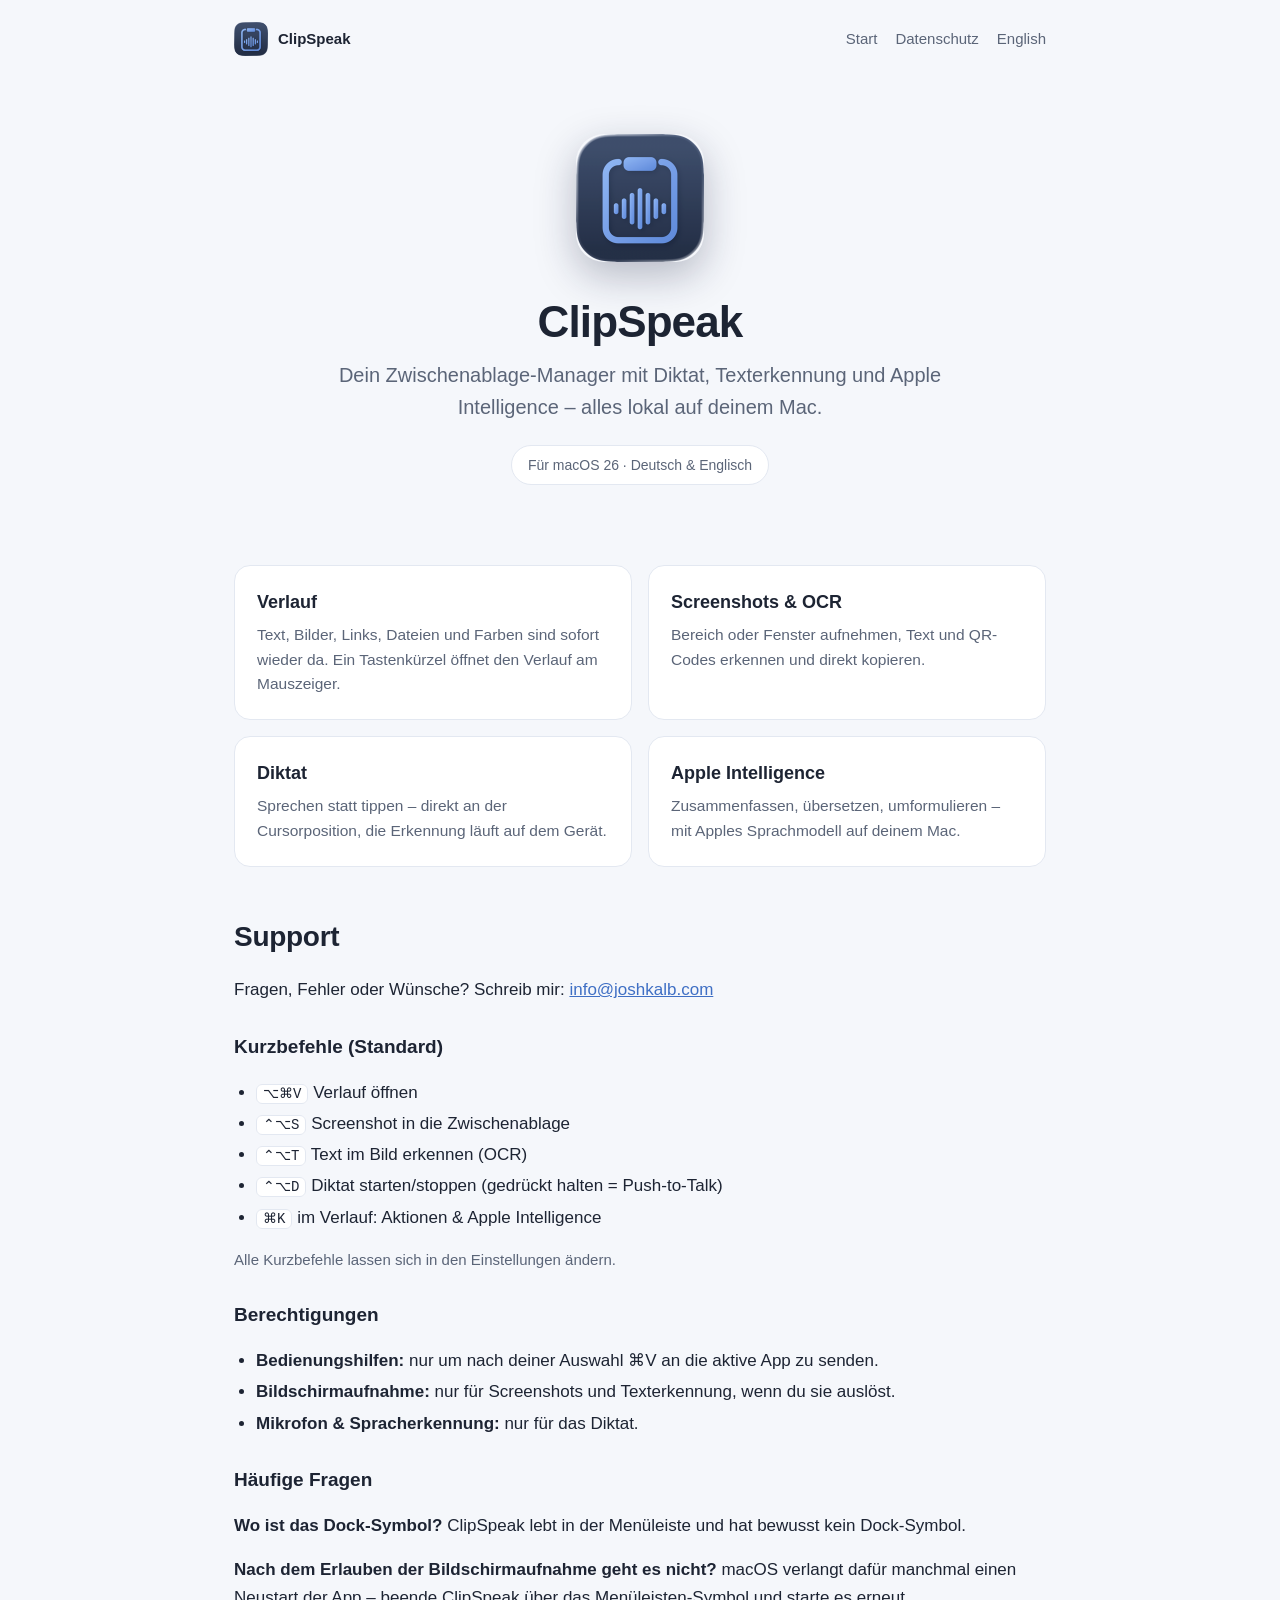
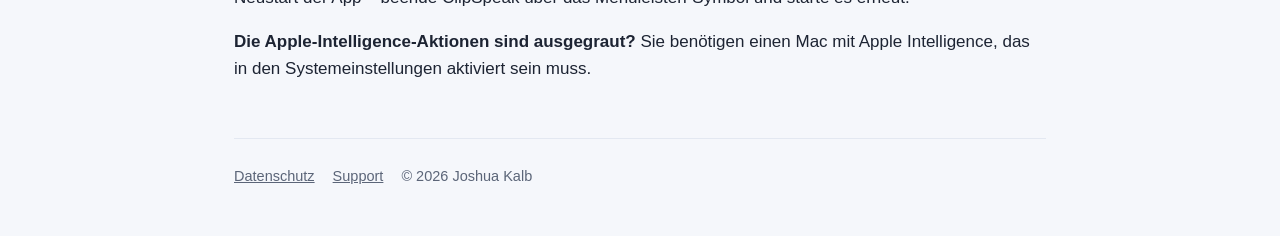
<file: index.html>
<!doctype html>
<html lang="de"><head><meta charset="utf-8"><meta name="viewport" content="width=device-width,initial-scale=1">
<title>ClipSpeak – Clipboard, Diktat & OCR für den Mac</title><meta name="description" content="ClipSpeak: Clipboard-Manager mit Diktat, OCR und Apple Intelligence für den Mac – alles lokal.">
<link rel="icon" href="icon.png"><link rel="stylesheet" href="style.css"></head>
<body><div class="wrap"><header class="top"><a class="brand" href="index.html"><img src="icon.png" alt="">ClipSpeak</a><nav><a href="index.html">Start</a><a href="datenschutz.html">Datenschutz</a><a href="en/index.html">English</a></nav></header><section class="hero"><img src="icon.png" alt="ClipSpeak"><h1>ClipSpeak</h1>
<p class="lead">Dein Zwischenablage-Manager mit Diktat, Texterkennung und Apple Intelligence – alles lokal auf deinem Mac.</p>
<span class="badge">Für macOS 26 · Deutsch &amp; Englisch</span></section>
<div class="grid">
<div class="card"><h3>Verlauf</h3><p>Text, Bilder, Links, Dateien und Farben sind sofort wieder da. Ein Tastenkürzel öffnet den Verlauf am Mauszeiger.</p></div>
<div class="card"><h3>Screenshots &amp; OCR</h3><p>Bereich oder Fenster aufnehmen, Text und QR-Codes erkennen und direkt kopieren.</p></div>
<div class="card"><h3>Diktat</h3><p>Sprechen statt tippen – direkt an der Cursorposition, die Erkennung läuft auf dem Gerät.</p></div>
<div class="card"><h3>Apple Intelligence</h3><p>Zusammenfassen, übersetzen, umformulieren – mit Apples Sprachmodell auf deinem Mac.</p></div>
</div>
<h2 id="support">Support</h2>
<p>Fragen, Fehler oder Wünsche? Schreib mir: <a href="mailto:info@joshkalb.com">info@joshkalb.com</a></p>
<h3>Kurzbefehle (Standard)</h3>
<ul><li><kbd>⌥⌘V</kbd> Verlauf öffnen</li><li><kbd>⌃⌥S</kbd> Screenshot in die Zwischenablage</li><li><kbd>⌃⌥T</kbd> Text im Bild erkennen (OCR)</li><li><kbd>⌃⌥D</kbd> Diktat starten/stoppen (gedrückt halten = Push-to-Talk)</li><li><kbd>⌘K</kbd> im Verlauf: Aktionen &amp; Apple Intelligence</li></ul>
<p class="meta">Alle Kurzbefehle lassen sich in den Einstellungen ändern.</p>
<h3>Berechtigungen</h3>
<ul><li><b>Bedienungshilfen:</b> nur um nach deiner Auswahl ⌘V an die aktive App zu senden.</li><li><b>Bildschirmaufnahme:</b> nur für Screenshots und Texterkennung, wenn du sie auslöst.</li><li><b>Mikrofon &amp; Spracherkennung:</b> nur für das Diktat.</li></ul>
<h3>Häufige Fragen</h3>
<p><b>Wo ist das Dock-Symbol?</b> ClipSpeak lebt in der Menüleiste und hat bewusst kein Dock-Symbol.</p>
<p><b>Nach dem Erlauben der Bildschirmaufnahme geht es nicht?</b> macOS verlangt dafür manchmal einen Neustart der App – beende ClipSpeak über das Menüleisten-Symbol und starte es erneut.</p>
<p><b>Die Apple-Intelligence-Aktionen sind ausgegraut?</b> Sie benötigen einen Mac mit Apple Intelligence, das in den Systemeinstellungen aktiviert sein muss.</p><footer><a href="datenschutz.html">Datenschutz</a><a href="mailto:info@joshkalb.com">Support</a><span>© 2026 Joshua Kalb</span></footer></div></body></html>
</file>
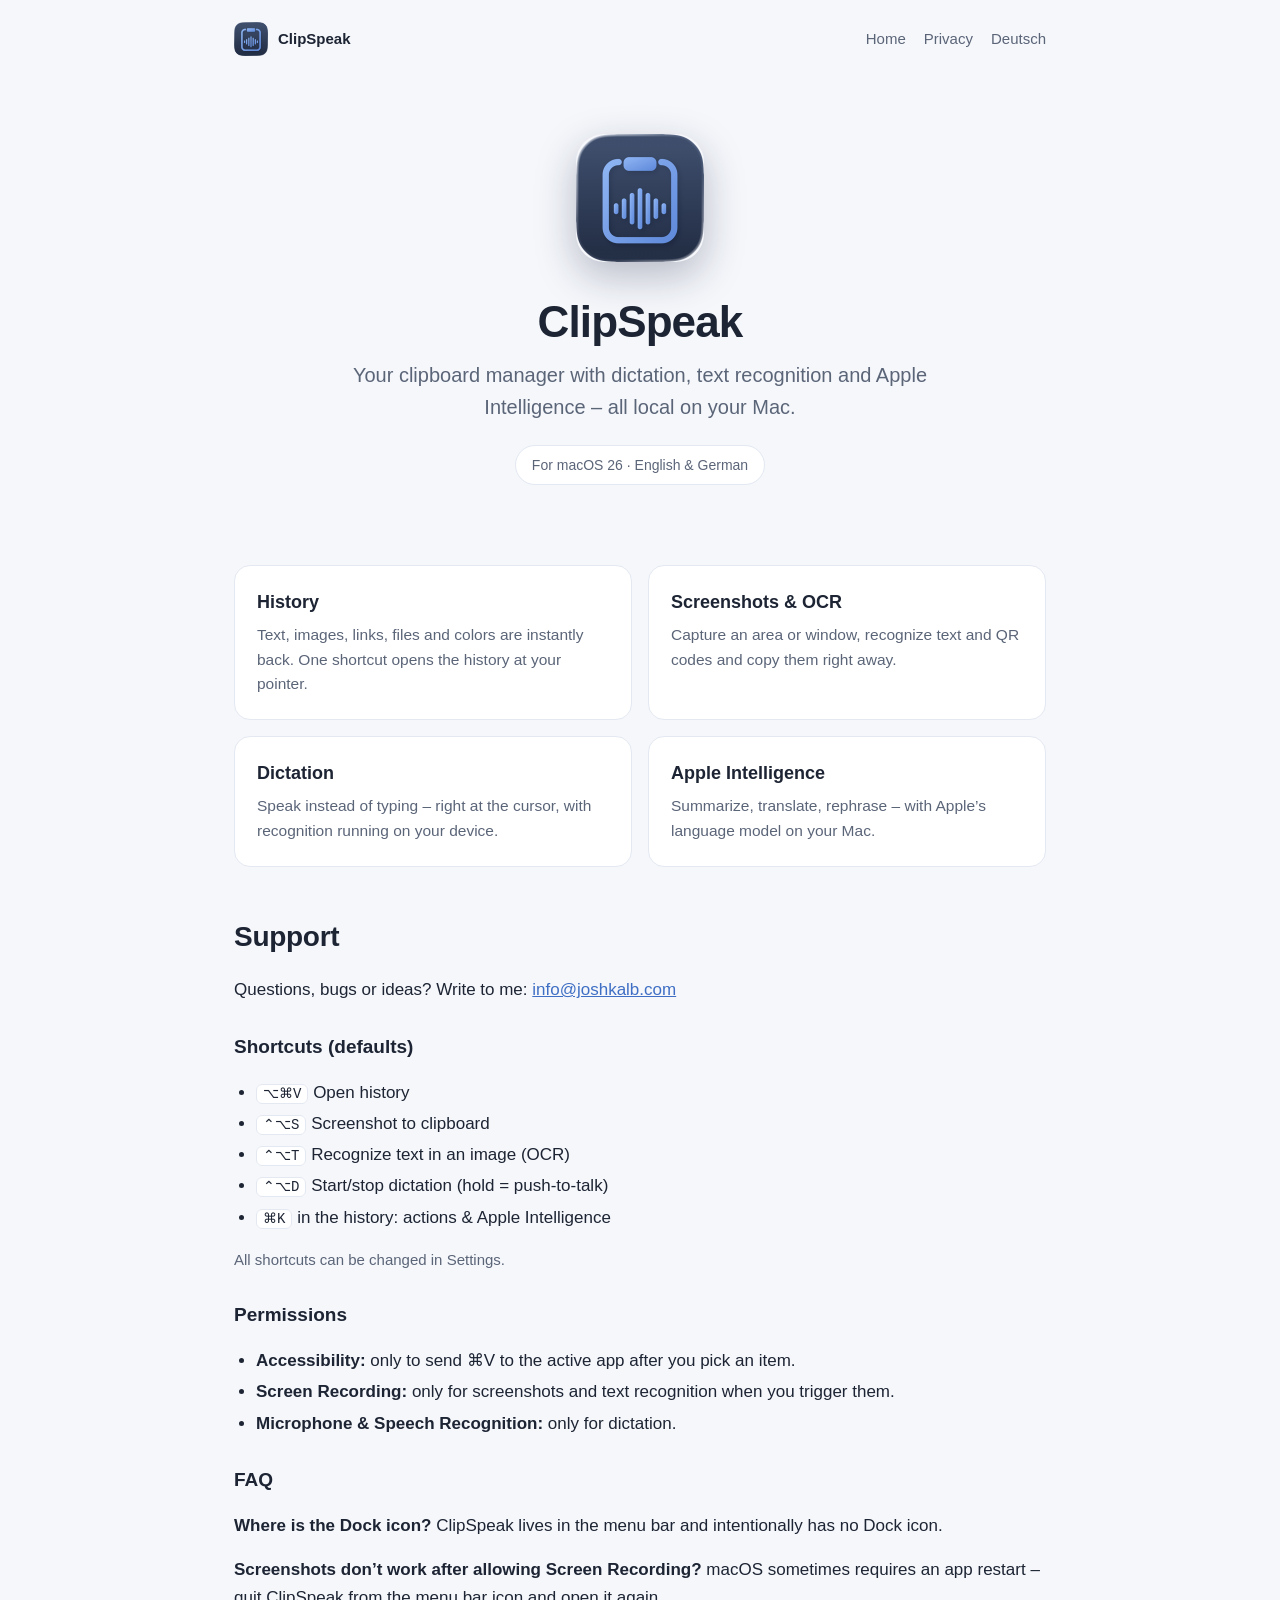
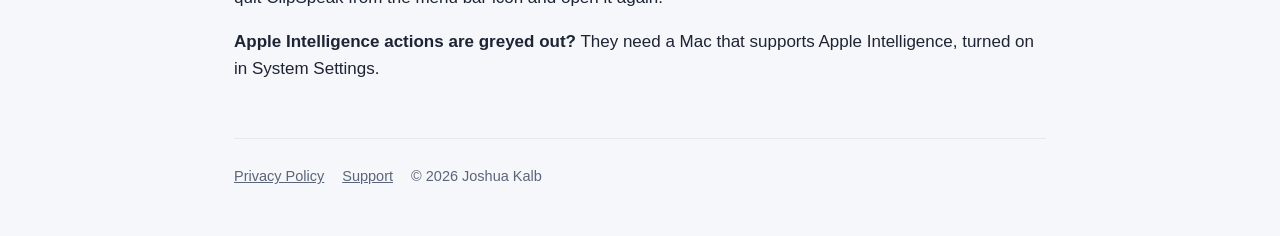
<file: en/index.html>
<!doctype html>
<html lang="en"><head><meta charset="utf-8"><meta name="viewport" content="width=device-width,initial-scale=1">
<title>ClipSpeak – Clipboard, Dictation & OCR for Mac</title><meta name="description" content="ClipSpeak: clipboard manager with dictation, OCR and Apple Intelligence for Mac – all local.">
<link rel="icon" href="../icon.png"><link rel="stylesheet" href="../style.css"></head>
<body><div class="wrap"><header class="top"><a class="brand" href="index.html"><img src="../icon.png" alt="">ClipSpeak</a><nav><a href="index.html">Home</a><a href="privacy.html">Privacy</a><a href="../index.html">Deutsch</a></nav></header><section class="hero"><img src="../icon.png" alt="ClipSpeak"><h1>ClipSpeak</h1>
<p class="lead">Your clipboard manager with dictation, text recognition and Apple Intelligence – all local on your Mac.</p>
<span class="badge">For macOS 26 · English &amp; German</span></section>
<div class="grid">
<div class="card"><h3>History</h3><p>Text, images, links, files and colors are instantly back. One shortcut opens the history at your pointer.</p></div>
<div class="card"><h3>Screenshots &amp; OCR</h3><p>Capture an area or window, recognize text and QR codes and copy them right away.</p></div>
<div class="card"><h3>Dictation</h3><p>Speak instead of typing – right at the cursor, with recognition running on your device.</p></div>
<div class="card"><h3>Apple Intelligence</h3><p>Summarize, translate, rephrase – with Apple’s language model on your Mac.</p></div>
</div>
<h2 id="support">Support</h2>
<p>Questions, bugs or ideas? Write to me: <a href="mailto:info@joshkalb.com">info@joshkalb.com</a></p>
<h3>Shortcuts (defaults)</h3>
<ul><li><kbd>⌥⌘V</kbd> Open history</li><li><kbd>⌃⌥S</kbd> Screenshot to clipboard</li><li><kbd>⌃⌥T</kbd> Recognize text in an image (OCR)</li><li><kbd>⌃⌥D</kbd> Start/stop dictation (hold = push-to-talk)</li><li><kbd>⌘K</kbd> in the history: actions &amp; Apple Intelligence</li></ul>
<p class="meta">All shortcuts can be changed in Settings.</p>
<h3>Permissions</h3>
<ul><li><b>Accessibility:</b> only to send ⌘V to the active app after you pick an item.</li><li><b>Screen Recording:</b> only for screenshots and text recognition when you trigger them.</li><li><b>Microphone &amp; Speech Recognition:</b> only for dictation.</li></ul>
<h3>FAQ</h3>
<p><b>Where is the Dock icon?</b> ClipSpeak lives in the menu bar and intentionally has no Dock icon.</p>
<p><b>Screenshots don’t work after allowing Screen Recording?</b> macOS sometimes requires an app restart – quit ClipSpeak from the menu bar icon and open it again.</p>
<p><b>Apple Intelligence actions are greyed out?</b> They need a Mac that supports Apple Intelligence, turned on in System Settings.</p><footer><a href="privacy.html">Privacy Policy</a><a href="mailto:info@joshkalb.com">Support</a><span>© 2026 Joshua Kalb</span></footer></div></body></html>
</file>
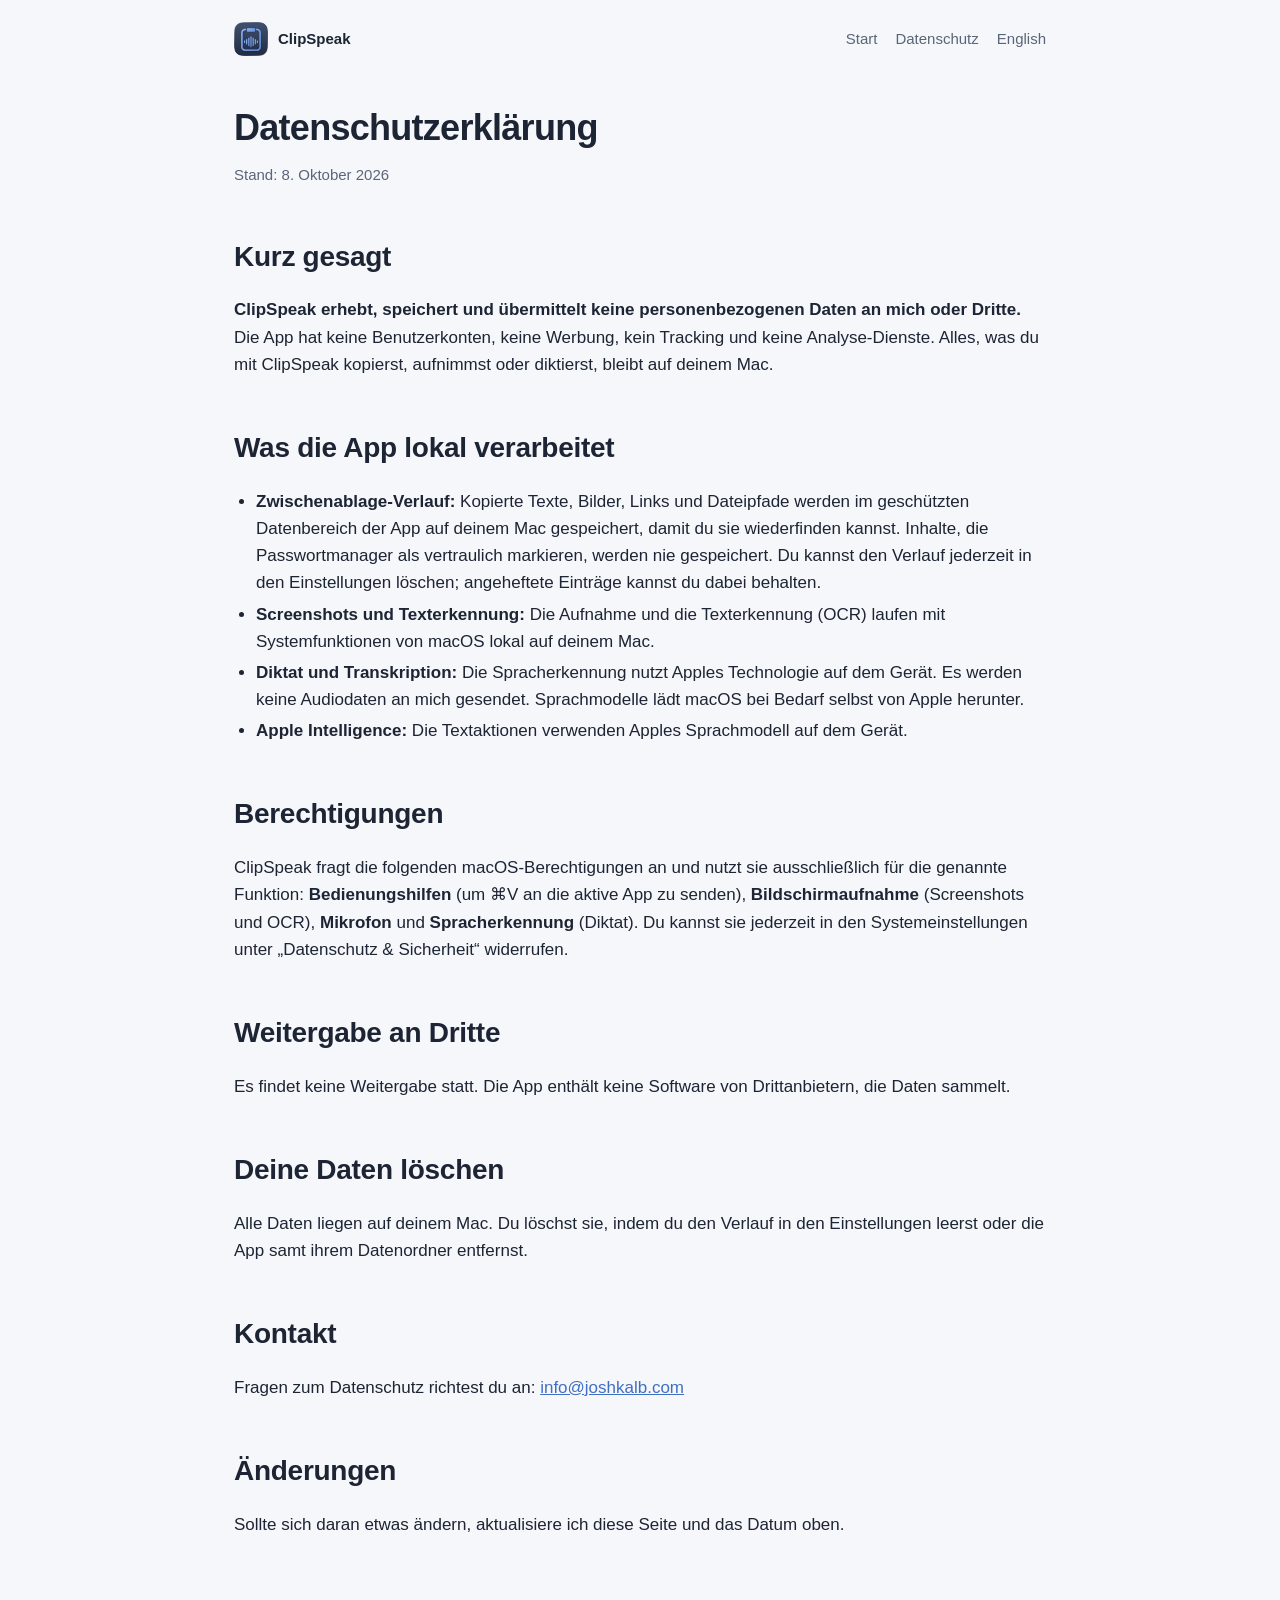
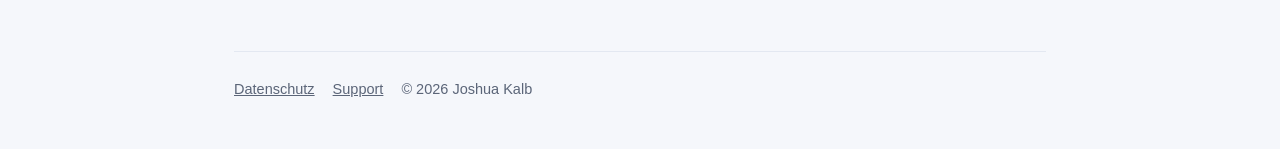
<file: datenschutz.html>
<!doctype html>
<html lang="de"><head><meta charset="utf-8"><meta name="viewport" content="width=device-width,initial-scale=1">
<title>Datenschutzerklärung – ClipSpeak</title><meta name="description" content="ClipSpeak: Clipboard-Manager mit Diktat, OCR und Apple Intelligence für den Mac – alles lokal.">
<link rel="icon" href="icon.png"><link rel="stylesheet" href="style.css"></head>
<body><div class="wrap"><header class="top"><a class="brand" href="index.html"><img src="icon.png" alt="">ClipSpeak</a><nav><a href="index.html">Start</a><a href="datenschutz.html">Datenschutz</a><a href="en/privacy.html">English</a></nav></header><div class="doc"><h1>Datenschutzerklärung</h1><p class="meta">Stand: 8. Oktober 2026</p>
<h2>Kurz gesagt</h2>
<p><b>ClipSpeak erhebt, speichert und übermittelt keine personenbezogenen Daten an mich oder Dritte.</b> Die App hat keine Benutzerkonten, keine Werbung, kein Tracking und keine Analyse-Dienste. Alles, was du mit ClipSpeak kopierst, aufnimmst oder diktierst, bleibt auf deinem Mac.</p>
<h2>Was die App lokal verarbeitet</h2>
<ul>
<li><b>Zwischenablage-Verlauf:</b> Kopierte Texte, Bilder, Links und Dateipfade werden im geschützten Datenbereich der App auf deinem Mac gespeichert, damit du sie wiederfinden kannst. Inhalte, die Passwortmanager als vertraulich markieren, werden nie gespeichert. Du kannst den Verlauf jederzeit in den Einstellungen löschen; angeheftete Einträge kannst du dabei behalten.</li>
<li><b>Screenshots und Texterkennung:</b> Die Aufnahme und die Texterkennung (OCR) laufen mit Systemfunktionen von macOS lokal auf deinem Mac.</li>
<li><b>Diktat und Transkription:</b> Die Spracherkennung nutzt Apples Technologie auf dem Gerät. Es werden keine Audiodaten an mich gesendet. Sprachmodelle lädt macOS bei Bedarf selbst von Apple herunter.</li>
<li><b>Apple Intelligence:</b> Die Textaktionen verwenden Apples Sprachmodell auf dem Gerät.</li>
</ul>
<h2>Berechtigungen</h2>
<p>ClipSpeak fragt die folgenden macOS-Berechtigungen an und nutzt sie ausschließlich für die genannte Funktion: <b>Bedienungshilfen</b> (um ⌘V an die aktive App zu senden), <b>Bildschirmaufnahme</b> (Screenshots und OCR), <b>Mikrofon</b> und <b>Spracherkennung</b> (Diktat). Du kannst sie jederzeit in den Systemeinstellungen unter „Datenschutz &amp; Sicherheit“ widerrufen.</p>
<h2>Weitergabe an Dritte</h2>
<p>Es findet keine Weitergabe statt. Die App enthält keine Software von Drittanbietern, die Daten sammelt.</p>
<h2>Deine Daten löschen</h2>
<p>Alle Daten liegen auf deinem Mac. Du löschst sie, indem du den Verlauf in den Einstellungen leerst oder die App samt ihrem Datenordner entfernst.</p>
<h2>Kontakt</h2>
<p>Fragen zum Datenschutz richtest du an: <a href="mailto:info@joshkalb.com">info@joshkalb.com</a></p>
<h2>Änderungen</h2>
<p>Sollte sich daran etwas ändern, aktualisiere ich diese Seite und das Datum oben.</p></div><footer><a href="datenschutz.html">Datenschutz</a><a href="mailto:info@joshkalb.com">Support</a><span>© 2026 Joshua Kalb</span></footer></div></body></html>
</file>
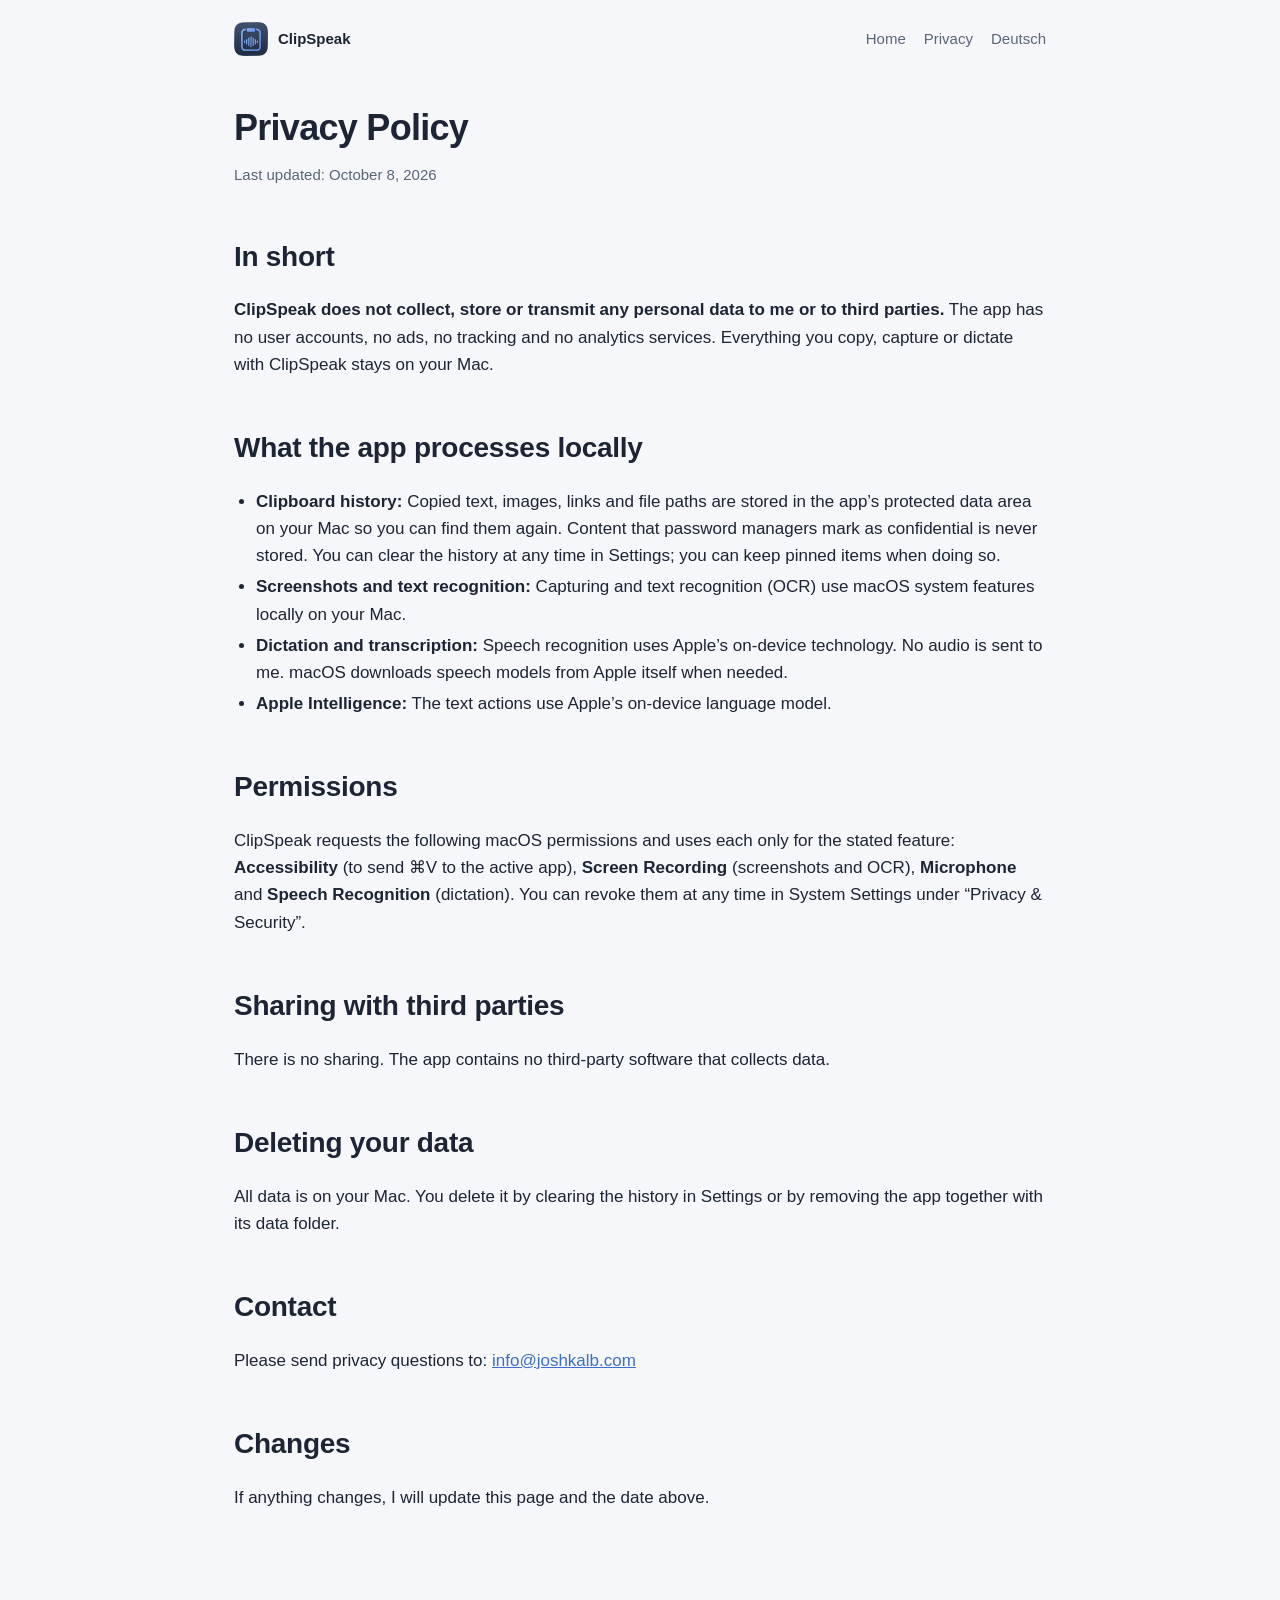
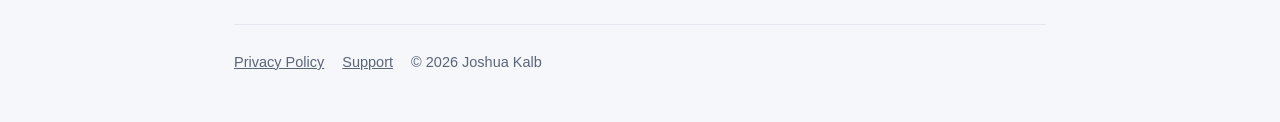
<file: en/privacy.html>
<!doctype html>
<html lang="en"><head><meta charset="utf-8"><meta name="viewport" content="width=device-width,initial-scale=1">
<title>Privacy Policy – ClipSpeak</title><meta name="description" content="ClipSpeak: clipboard manager with dictation, OCR and Apple Intelligence for Mac – all local.">
<link rel="icon" href="../icon.png"><link rel="stylesheet" href="../style.css"></head>
<body><div class="wrap"><header class="top"><a class="brand" href="index.html"><img src="../icon.png" alt="">ClipSpeak</a><nav><a href="index.html">Home</a><a href="privacy.html">Privacy</a><a href="../datenschutz.html">Deutsch</a></nav></header><div class="doc"><h1>Privacy Policy</h1><p class="meta">Last updated: October 8, 2026</p>
<h2>In short</h2>
<p><b>ClipSpeak does not collect, store or transmit any personal data to me or to third parties.</b> The app has no user accounts, no ads, no tracking and no analytics services. Everything you copy, capture or dictate with ClipSpeak stays on your Mac.</p>
<h2>What the app processes locally</h2>
<ul>
<li><b>Clipboard history:</b> Copied text, images, links and file paths are stored in the app’s protected data area on your Mac so you can find them again. Content that password managers mark as confidential is never stored. You can clear the history at any time in Settings; you can keep pinned items when doing so.</li>
<li><b>Screenshots and text recognition:</b> Capturing and text recognition (OCR) use macOS system features locally on your Mac.</li>
<li><b>Dictation and transcription:</b> Speech recognition uses Apple’s on-device technology. No audio is sent to me. macOS downloads speech models from Apple itself when needed.</li>
<li><b>Apple Intelligence:</b> The text actions use Apple’s on-device language model.</li>
</ul>
<h2>Permissions</h2>
<p>ClipSpeak requests the following macOS permissions and uses each only for the stated feature: <b>Accessibility</b> (to send ⌘V to the active app), <b>Screen Recording</b> (screenshots and OCR), <b>Microphone</b> and <b>Speech Recognition</b> (dictation). You can revoke them at any time in System Settings under “Privacy &amp; Security”.</p>
<h2>Sharing with third parties</h2>
<p>There is no sharing. The app contains no third-party software that collects data.</p>
<h2>Deleting your data</h2>
<p>All data is on your Mac. You delete it by clearing the history in Settings or by removing the app together with its data folder.</p>
<h2>Contact</h2>
<p>Please send privacy questions to: <a href="mailto:info@joshkalb.com">info@joshkalb.com</a></p>
<h2>Changes</h2>
<p>If anything changes, I will update this page and the date above.</p></div><footer><a href="privacy.html">Privacy Policy</a><a href="mailto:info@joshkalb.com">Support</a><span>© 2026 Joshua Kalb</span></footer></div></body></html>
</file>
<file: style.css>
:root{--bg:#f5f7fb;--card:#fff;--text:#1d2433;--muted:#5b6578;--accent:#3f6fc4;--line:#e3e8f1}
@media(prefers-color-scheme:dark){:root{--bg:#141a28;--card:#1d2536;--text:#e8edf7;--muted:#9aa6bd;--accent:#8fb5f4;--line:#2a3550}}
*{box-sizing:border-box}html{-webkit-text-size-adjust:100%}
body{margin:0;background:var(--bg);color:var(--text);font:17px/1.6 -apple-system,BlinkMacSystemFont,"SF Pro Text","Helvetica Neue",Arial,sans-serif}
.wrap{max-width:860px;margin:0 auto;padding:0 24px}
header.top{display:flex;justify-content:space-between;align-items:center;padding:22px 0;font-size:15px}
header.top a{color:var(--muted);text-decoration:none;margin-left:18px}header.top a:hover{color:var(--text)}
.brand{display:flex;align-items:center;gap:10px;font-weight:700;color:var(--text)!important;margin:0!important}
.brand img{width:34px;height:34px;border-radius:8px}
.hero{text-align:center;padding:56px 0 40px}
.hero img{width:128px;height:128px;border-radius:28px;box-shadow:0 14px 40px rgba(20,30,60,.28)}
h1{font-size:44px;line-height:1.1;margin:28px 0 12px;letter-spacing:-.02em}
.lead{font-size:20px;color:var(--muted);max-width:620px;margin:0 auto}
.badge{display:inline-block;margin-top:22px;padding:8px 16px;border-radius:999px;background:var(--card);border:1px solid var(--line);font-size:14px;color:var(--muted)}
.grid{display:grid;grid-template-columns:repeat(auto-fit,minmax(340px,1fr));gap:16px;margin:40px 0}
.card{background:var(--card);border:1px solid var(--line);border-radius:16px;padding:22px}
.card h3{margin:0 0 6px;font-size:18px}.card p{margin:0;color:var(--muted);font-size:15.5px}
h2{font-size:28px;letter-spacing:-.01em;margin:48px 0 12px}
h3{font-size:19px;margin:28px 0 6px}
a{color:var(--accent)}
code,kbd{font:14px ui-monospace,SFMono-Regular,Menlo,monospace;background:var(--card);border:1px solid var(--line);border-radius:6px;padding:1px 6px}
ul{padding-left:22px}li{margin:4px 0}
.doc{padding:20px 0 40px}.doc h1{font-size:36px;margin-top:10px}
.meta{color:var(--muted);font-size:15px}
footer{border-top:1px solid var(--line);margin-top:56px;padding:26px 0 48px;color:var(--muted);font-size:14.5px}
footer a{color:var(--muted);margin-right:18px}
</file>
